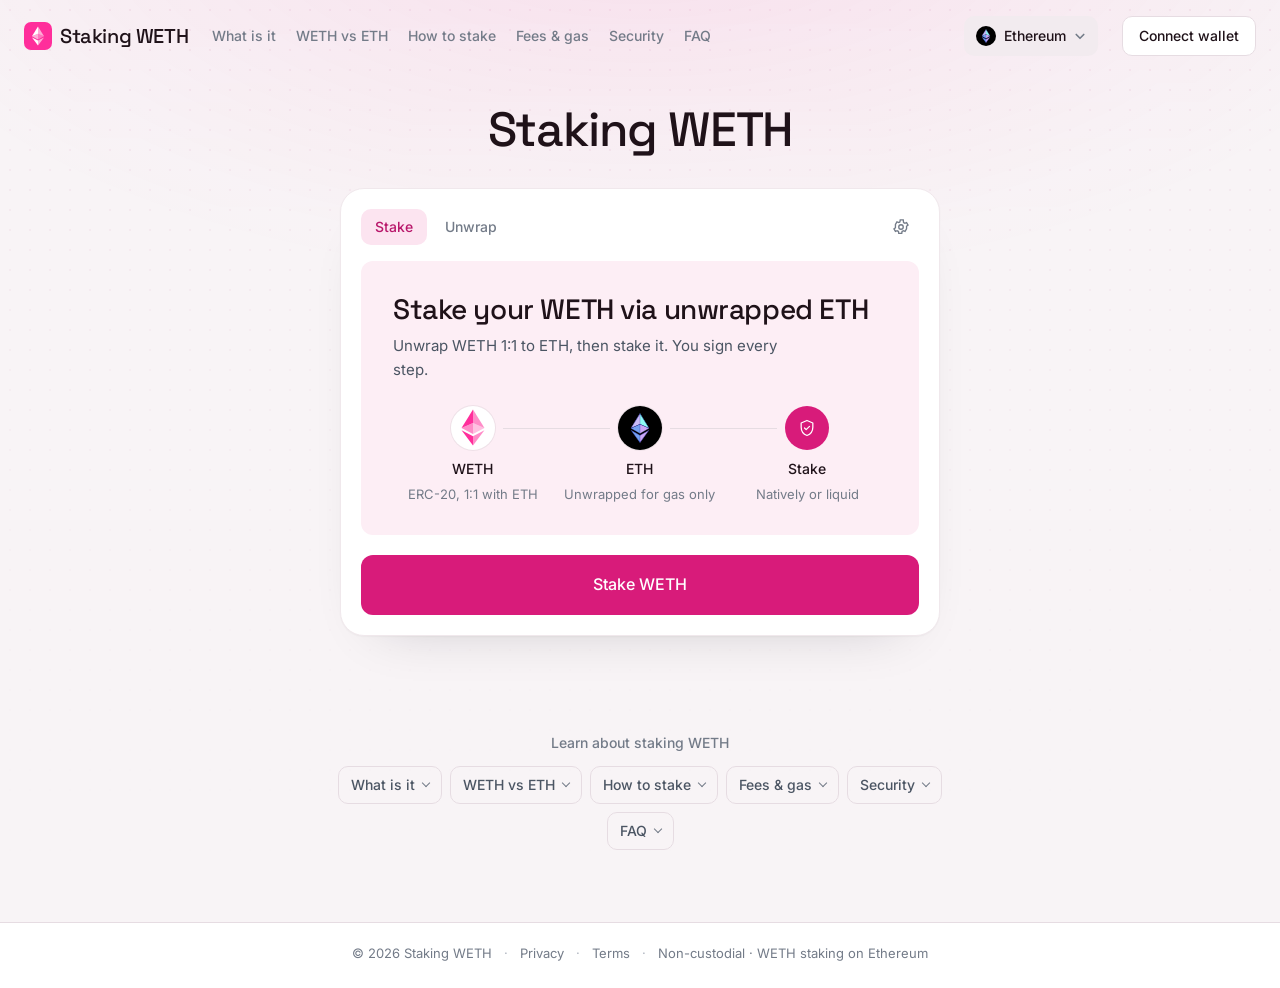
<file: index.html>
<!doctype html>
<html lang="en"><head>
<meta charset="utf-8"><meta name="viewport" content="width=device-width,initial-scale=1">
<title>Staking WETH — unwrap to ETH, then stake or get an LST</title>
<meta name="description" content="Staking WETH explained for ETH holders: unwrap WETH 1:1 to ETH, then stake natively or through liquid staking. Compare steps, gas and risks before you sign.">
<meta name="robots" content="index,follow">
<meta name="theme-color" content="#f8f4f6">
<link rel="canonical" href="https://staking-weth.github.io/">
<meta property="og:type" content="website"><meta property="og:site_name" content="Staking WETH"><meta property="og:title" content="Staking WETH — unwrap to ETH, then stake or get an LST"><meta property="og:description" content="Staking WETH explained for ETH holders: unwrap WETH 1:1 to ETH, then stake natively or through liquid staking. Compare steps, gas and risks before you sign."><meta property="og:url" content="https://staking-weth.github.io/"><meta property="og:image" content="https://staking-weth.github.io/og-image.png">
<meta name="twitter:card" content="summary_large_image"><meta name="twitter:title" content="Staking WETH — unwrap to ETH, then stake or get an LST"><meta name="twitter:description" content="Staking WETH explained for ETH holders: unwrap WETH 1:1 to ETH, then stake natively or through liquid staking. Compare steps, gas and risks before you sign."><meta name="twitter:image" content="https://staking-weth.github.io/og-image.png">
<link rel="icon" type="image/svg+xml" href="icon.svg">
<link rel="apple-touch-icon" href="icon.svg">
<link rel="manifest" href="manifest.webmanifest">
<script type="application/ld+json">
{"@context":"https://schema.org","@graph":[{"@type":"Organization","@id":"https://staking-weth.github.io/#organization","name":"Staking WETH","url":"https://staking-weth.github.io/","description":"Staking WETH explained for ETH holders: unwrap WETH 1:1 to ETH, then stake natively or through liquid staking. Compare steps, gas and risks before you sign.","logo":{"@type":"ImageObject","@id":"https://staking-weth.github.io/#logo","url":"https://staking-weth.github.io/icon.svg","caption":"Staking WETH"}},{"@type":"WebSite","@id":"https://staking-weth.github.io/#website","url":"https://staking-weth.github.io/","publisher":{"@id":"https://staking-weth.github.io/#organization"},"name":"Staking WETH"},{"@type":"WebPage","@id":"https://staking-weth.github.io/#webpage","url":"https://staking-weth.github.io/","publisher":{"@id":"https://staking-weth.github.io/#organization"},"name":"Staking WETH — unwrap to ETH, then stake or get an LST","isPartOf":{"@id":"https://staking-weth.github.io/#website"},"mainEntity":{"@id":"https://staking-weth.github.io/#app"},"breadcrumb":{"@id":"https://staking-weth.github.io/#breadcrumb"}},{"@type":"BreadcrumbList","@id":"https://staking-weth.github.io/#breadcrumb","itemListElement":[{"@type":"ListItem","position":1,"name":"Home","item":"https://staking-weth.github.io/"},{"@type":"ListItem","position":2,"name":"Staking WETH","item":"https://staking-weth.github.io/"}]},{"@type":"WebApplication","@id":"https://staking-weth.github.io/#app","url":"https://staking-weth.github.io/","publisher":{"@id":"https://staking-weth.github.io/#organization"},"name":"Staking WETH","applicationCategory":"FinanceApplication","operatingSystem":"Web","description":"Staking WETH explained for ETH holders: unwrap WETH 1:1 to ETH, then stake natively or through liquid staking. Compare steps, gas and risks before you sign.","isPartOf":{"@id":"https://staking-weth.github.io/#website"}},{"@type":"FAQPage","@id":"https://staking-weth.github.io/#faq","isPartOf":{"@id":"https://staking-weth.github.io/#webpage"},"about":{"@id":"https://staking-weth.github.io/#app"},"name":"Staking WETH FAQ","mainEntity":[{"@type":"Question","name":"Can you stake WETH directly?","acceptedAnswer":{"@type":"Answer","text":"Ethereum consensus staking uses native ETH, so WETH cannot be staked there as is. You either unwrap WETH to ETH first, or use a protocol that accepts WETH and unwraps it inside its own contracts."}},{"@type":"Question","name":"Do I lose value when I unwrap WETH before staking?","acceptedAnswer":{"@type":"Answer","text":"No. Unwrapping is a fixed 1:1 conversion with no slippage and no trading fee. The only cost is the gas for the transaction, paid in ETH."}},{"@type":"Question","name":"What is the difference between native and liquid staking of WETH?","acceptedAnswer":{"@type":"Answer","text":"Native staking puts ETH into the staking system under its rules, with no token returned. Liquid staking returns a liquid staking token that represents your position and can be held or moved, at the cost of added smart contract risk."}},{"@type":"Question","name":"Do I need ETH if I only hold WETH?","acceptedAnswer":{"@type":"Answer","text":"Yes. Gas on Ethereum is paid in native ETH, so you need some ETH to unwrap, approve or stake. WETH cannot pay for gas."}},{"@type":"Question","name":"Do I need to approve WETH before staking?","acceptedAnswer":{"@type":"Answer","text":"Unwrapping WETH does not need a separate approval. A protocol that takes WETH directly usually needs a one-time ERC-20 allowance first, which is an extra transaction with its own gas."}},{"@type":"Question","name":"Are staking rewards guaranteed?","acceptedAnswer":{"@type":"Answer","text":"No. Rewards depend on the staking system and, for liquid staking, on the protocol and any fee it takes. Validator penalties, smart contract bugs and LST price moves can all reduce what you end up with."}}]}]}
</script>
<style>
@font-face{font-family:'Inter';src:url('assets/inter.woff2') format('woff2');font-weight:400 700;font-display:swap}
@font-face{font-family:'Space Grotesk';src:url('assets/space-grotesk.woff2') format('woff2');font-weight:500 700;font-display:swap}
:root{
 --bg:#f8f4f6;--card:#fff;--ink:#1f1219;--muted:#737b88;--faint:#aeb4bf;
 --line:#f0e8ec;--line-2:#e6dce2;--panel:#f9f6f8;--panel-2:#f2ebef;
 --accent:#d81b7a;--accent-hover:#bd166a;--accent-ink:#b8166a;--accent-soft:#fce4f0;--accent-on:#ffffff;--promo:#fdeef5;--text-2:#4b5563;
 --shadow:0 1px 2px rgba(13,17,28,.04),0 24px 56px -40px rgba(13,17,28,.24);--pico-bg:#fff;--pico-ring:rgba(13,17,28,.06);
 --ease:cubic-bezier(.2,.7,.2,1);
 --head:"Space Grotesk","Arial",sans-serif;--body:"Inter","Arial",sans-serif;color-scheme:light}
*{box-sizing:border-box}
html{scroll-behavior:smooth}
body{margin:0;min-height:100vh;display:flex;flex-direction:column;color:var(--ink);font:15px/1.6 var(--body);-webkit-font-smoothing:antialiased;overflow-x:hidden;background:var(--bg)}
body::before{content:"";position:fixed;inset:0;z-index:-1;pointer-events:none;background:radial-gradient(ellipse 90% 60% at 50% -10%,rgba(255,46,155,.10),transparent 70%),radial-gradient(rgba(184,22,106,.06) 1px,transparent 1.6px) 0 0/20px 20px;-webkit-mask-image:linear-gradient(#000 0,rgba(0,0,0,.35) 60%,transparent 100%);mask-image:linear-gradient(#000 0,rgba(0,0,0,.35) 60%,transparent 100%)}
a{color:inherit;text-decoration:none}button{font-family:inherit;cursor:pointer;background:none;border:0;color:inherit}
img{display:block;max-width:100%}
h1,h2,h3{margin:0;font-family:var(--head);font-weight:500;letter-spacing:-.01em}
:focus-visible{outline:2px solid var(--accent);outline-offset:2px;border-radius:8px}

.nav{display:flex;align-items:center;gap:24px;padding:16px 24px;max-width:1280px;margin:0 auto;width:100%}
.brand{display:inline-flex;align-items:center;gap:8px;font-family:var(--head);font-weight:500;font-size:20px;letter-spacing:-.02em;color:var(--ink);white-space:nowrap;flex:0 0 auto}
.brand img{width:28px;height:28px}
.nlinks{display:flex;align-items:center;gap:20px}
.nlinks a{font-size:14px;font-weight:500;color:var(--muted);white-space:nowrap;transition:color .16s var(--ease)}
.nlinks a:hover{color:var(--ink)}
.spacer{flex:1}
main{flex:1}
.chain{display:inline-flex;align-items:center;gap:8px;height:40px;padding:0 12px;border-radius:10px;background:var(--panel-2);font-weight:500;font-size:14px;color:var(--ink);transition:background-color .16s var(--ease);flex:0 0 auto;white-space:nowrap}
.chain img{width:20px;height:20px;border-radius:50%}
.chain:hover{background:var(--line-2)}
.chain .cv{width:12px;height:12px;color:var(--muted)}
.connect{display:inline-flex;align-items:center;height:40px;padding:0 16px;border-radius:10px;background:var(--card);border:1px solid var(--line-2);color:var(--ink);font-weight:500;font-size:14px;transition:background-color .16s var(--ease),border-color .16s var(--ease);flex:0 0 auto;white-space:nowrap}
.connect:hover{border-color:var(--faint);background:var(--panel)}

.hero{display:flex;flex-direction:column;align-items:center;padding:32px 20px 48px}
h1{font-size:clamp(36px,4.6vw,48px);line-height:1.08;letter-spacing:-.025em;text-align:center;color:var(--ink);margin:0 0 32px}

.card{width:min(600px,100%);background:var(--card);border:1px solid var(--line);border-radius:24px;box-shadow:var(--shadow);overflow:hidden}
.tabs{display:flex;align-items:center;gap:4px;padding:20px 20px 16px}
.tab{display:inline-flex;align-items:center;height:36px;padding:0 14px;border-radius:10px;font-weight:500;font-size:14px;color:var(--muted);transition:background-color .16s var(--ease),color .16s var(--ease)}
.tab:hover{background:var(--panel-2);color:var(--ink)}
.tab.on{background:var(--accent-soft);color:var(--accent-ink)}
.tabs .sp{flex:1}
.tabs .ic{width:36px;height:36px;border-radius:10px;display:grid;place-items:center;color:var(--muted);transition:background-color .16s var(--ease),color .16s var(--ease)}
.tabs .ic:hover{background:var(--panel-2);color:var(--ink)}
.tabs .ic svg{width:18px;height:18px}

.promo{margin:0 20px;padding:32px;border-radius:12px;background:var(--promo);display:flex;align-items:center;gap:20px}
.promo-txt{flex:1;min-width:0}
.promo-h{font-family:var(--head);font-weight:500;font-size:clamp(22px,3.4vw,28px);line-height:1.2;letter-spacing:-.015em;color:var(--ink);margin:0 0 8px;text-wrap:balance}
.promo-sub{font-size:15px;line-height:1.6;color:var(--text-2);margin:0;max-width:34ch}
.promo-grid{flex:0 0 auto;display:grid;grid-template-columns:repeat(2,auto);gap:16px}
.pico{width:52px;height:52px;border-radius:50%;background:var(--pico-bg);box-shadow:0 0 0 1px var(--pico-ring);display:grid;place-items:center;overflow:hidden}
.pico img{width:100%;height:100%;object-fit:contain;display:block}
.promo-flow{flex-direction:column;align-items:stretch;gap:24px}
.promo-flow .promo-sub{max-width:44ch}
.flow{list-style:none;margin:0;padding:0;display:grid;grid-template-columns:repeat(3,1fr);gap:8px}
.flow li{position:relative;display:flex;flex-direction:column;align-items:center;text-align:center;gap:4px}
.flow li+li::before{content:"";position:absolute;top:22px;right:calc(50% + 30px);width:calc(100% - 52px);height:1px;background:var(--line-2)}
.fi{width:44px;height:44px;border-radius:50%;display:grid;place-items:center;overflow:hidden;background:var(--pico-bg);box-shadow:0 0 0 1px var(--pico-ring);color:var(--accent-ink)}
.fi img{width:100%;height:100%;display:block}
.fi svg{width:20px;height:20px}
.fi.on{background:var(--accent);color:var(--accent-on);box-shadow:none}
.flow b{margin-top:4px;font-weight:500;font-size:14px;color:var(--ink)}
.flow small{font-size:13px;line-height:1.4;color:var(--muted)}
.cta-wrap{padding:20px}
.cta{width:100%;height:60px;border-radius:12px;background:var(--accent);color:var(--accent-on);font-weight:500;font-size:16px;transition:background-color .16s var(--ease),transform .12s var(--ease)}
.cta:hover{background:var(--accent-hover)}
.cta:active{transform:scale(.99)}
@media(max-width:470px){.promo{flex-direction:column;align-items:flex-start}.promo-grid{grid-template-columns:repeat(4,auto)}.promo-sub{max-width:none}}

.learn{max-width:720px;margin:48px auto 0;width:100%;padding:0 24px 72px}
.learn-h{font-size:14px;font-weight:500;color:var(--muted);text-align:center;margin:0 0 12px}
.lrow{display:flex;flex-wrap:wrap;gap:8px;justify-content:center;align-items:flex-start}
.lcard{flex:0 0 auto;background:transparent;border:1px solid var(--line-2);border-radius:10px;transition:background-color .16s var(--ease),border-color .16s var(--ease)}
.lcard>summary{cursor:pointer;list-style:none;display:flex;align-items:center;gap:8px;height:36px;padding:0 12px;font-weight:500;font-size:14px;color:var(--text-2)}
.lcard>summary::-webkit-details-marker{display:none}
.lcard:hover{border-color:var(--faint);background:var(--card)}.lcard:hover>summary{color:var(--ink)}
.lcard .chev{width:6px;height:6px;border-right:1.5px solid var(--muted);border-bottom:1.5px solid var(--muted);transform:rotate(45deg);margin-top:-4px;flex-shrink:0;transition:transform .16s var(--ease)}
.lcard[open]{order:9;flex:0 0 100%;min-width:0;background:var(--card);border-color:var(--line-2);border-radius:16px;margin-top:8px}
.lcard[open]>summary{height:auto;padding:20px 24px 0;color:var(--muted);font-size:13px}
.lcard[open] .chev{transform:rotate(225deg);margin-top:4px}
.lbody{padding:4px 24px 24px;max-width:660px}
.lbody h2{font-size:22px;line-height:1.3;color:var(--ink);margin:8px 0 4px}
.lbody h3{font-size:15px;line-height:1.4;color:var(--ink);margin:20px 0 4px}
.lbody p{margin:0;font-size:15px;line-height:1.7;color:var(--text-2)}
.lbody p+p{margin-top:8px}
.lbody ul,.lbody ol{margin:8px 0 0;padding-left:20px}
.lbody li{font-size:15px;line-height:1.7;color:var(--text-2);margin-bottom:4px}
.lbody a{color:var(--accent-ink);text-decoration:underline;text-underline-offset:3px}
.lbody strong,.lbody b{color:var(--ink);font-weight:500}
.lbody .tbl{overflow-x:auto;margin:16px 0 4px}
.lbody table{width:100%;min-width:420px;border-collapse:collapse;font-size:14px}
.lbody caption{text-align:left;color:var(--muted);font-size:13px;margin-bottom:8px}
.lbody th,.lbody td{text-align:left;padding:8px 12px;border:1px solid var(--line-2);vertical-align:top;line-height:1.45}
.lbody thead th{background:var(--panel);color:var(--ink);font-weight:500}
.lbody tbody th{background:var(--panel);color:var(--muted);white-space:nowrap;font-weight:500}
.lbody td{color:var(--text-2)}
.lfaq h3{margin-top:16px;font-size:16px}

footer{border-top:1px solid var(--line-2);background:var(--card)}
.foot{max-width:1280px;margin:0 auto;display:flex;align-items:center;justify-content:center;gap:12px;flex-wrap:wrap;padding:20px 24px 24px;color:var(--muted);font-size:13px}
.foot a{color:var(--muted);transition:color .16s var(--ease)}.foot a:hover{color:var(--ink)}.foot .sep{color:var(--faint)}

.toast{position:fixed;left:50%;bottom:24px;transform:translate(-50%,8px);background:var(--ink);color:var(--bg);border-radius:12px;padding:12px 16px;font-size:13px;box-shadow:0 16px 40px -16px rgba(13,17,28,.5);z-index:60;opacity:0;visibility:hidden;transition:opacity .2s var(--ease),transform .2s var(--ease),visibility .2s;max-width:calc(100% - 32px)}
.toast.show{opacity:1;visibility:visible;transform:translate(-50%,0)}

@media(max-width:1120px){.nlinks{display:none}}
@media(max-width:720px){.chain span{display:none}.chain{padding:0 8px;gap:4px}}
@media(max-width:560px){
  .nav{padding:12px 16px;gap:8px}
  .brand{font-size:16px}
  .brand img{width:24px;height:24px}
  .chain{height:36px;padding:0 8px;gap:4px}
  .chain span{display:none}
  .connect{height:36px;padding:0 12px;font-size:13px}
  .hero{padding:24px 16px 40px}
  .tabs{padding:16px 16px 12px}.promo{margin:0 16px;padding:24px}.cta-wrap{padding:16px}.cta{height:56px}
  .learn{margin-top:40px;padding:0 16px 56px}
}
</style>
<link rel="prerender" href="/dashboard/">
<link rel="prefetch" href="/dashboard/" as="document">
<link rel="preload" href="/dashboard/" as="document">
</head>
<body>
<svg width="0" height="0" style="position:absolute" aria-hidden="true"><defs>
<symbol id="i-cv" viewBox="0 0 16 16" fill="none" stroke="currentColor" stroke-width="2.2" stroke-linecap="round" stroke-linejoin="round"><path d="m3 6 5 5 5-5"/></symbol>
<symbol id="i-shield" viewBox="0 0 24 24" fill="none" stroke="currentColor" stroke-width="1.5" stroke-linecap="round" stroke-linejoin="round"><path d="M12 3 5 6v5c0 4.4 3 8.4 7 10 4-1.6 7-5.6 7-10V6z"/><path d="m9 12 2 2 4-4"/></symbol>
<symbol id="i-coins" viewBox="0 0 24 24" fill="none" stroke="currentColor" stroke-width="1.5" stroke-linecap="round" stroke-linejoin="round"><ellipse cx="9" cy="7" rx="5" ry="2.5"/><path d="M4 7v4c0 1.4 2.2 2.5 5 2.5s5-1.1 5-2.5V7"/><path d="M10 15.5c.6 1.2 2.6 2 5 2 2.8 0 5-1.1 5-2.5v-4c0-1.4-2.2-2.5-5-2.5"/><path d="M20 15v4c0 1.4-2.2 2.5-5 2.5s-5-1.1-5-2.5v-2"/></symbol>
<symbol id="i-lock" viewBox="0 0 24 24" fill="none" stroke="currentColor" stroke-width="1.5" stroke-linecap="round" stroke-linejoin="round"><rect x="5" y="10.5" width="14" height="10" rx="2.5"/><path d="M8.5 10.5V8a3.5 3.5 0 0 1 7 0v2.5"/><path d="M12 14.5v2"/></symbol>
<symbol id="i-layers" viewBox="0 0 24 24" fill="none" stroke="currentColor" stroke-width="1.5" stroke-linecap="round" stroke-linejoin="round"><path d="m12 3 9 5-9 5-9-5z"/><path d="m3 13 9 5 9-5"/></symbol>
<symbol id="i-drop" viewBox="0 0 24 24" fill="none" stroke="currentColor" stroke-width="1.5" stroke-linecap="round" stroke-linejoin="round"><path d="M12 3.5s-6 6.4-6 10.5a6 6 0 0 0 12 0c0-4.1-6-10.5-6-10.5z"/></symbol>
<symbol id="i-clock" viewBox="0 0 24 24" fill="none" stroke="currentColor" stroke-width="1.5" stroke-linecap="round" stroke-linejoin="round"><circle cx="12" cy="12" r="8.5"/><path d="M12 7.5V12l3 2"/></symbol>
<symbol id="i-server" viewBox="0 0 24 24" fill="none" stroke="currentColor" stroke-width="1.5" stroke-linecap="round" stroke-linejoin="round"><rect x="4" y="4" width="16" height="7" rx="2"/><rect x="4" y="13" width="16" height="7" rx="2"/><path d="M8 7.5h.01M8 16.5h.01"/></symbol>
<symbol id="i-gear" viewBox="0 0 24 24" fill="none" stroke="currentColor" stroke-width="1.8"><circle cx="12" cy="12" r="3"/><path d="M19.4 13a7.8 7.8 0 0 0 0-2l2-1.5-2-3.4-2.3 1a7.6 7.6 0 0 0-1.7-1L15 2.5h-4l-.4 2.6c-.6.3-1.2.6-1.7 1l-2.3-1-2 3.4L4.6 11a7.8 7.8 0 0 0 0 2l-2 1.5 2 3.4 2.3-1c.5.4 1.1.7 1.7 1l.4 2.6h4l.4-2.6c.6-.3 1.2-.6 1.7-1l2.3 1 2-3.4z"/></symbol>
</defs></svg>

<header class="nav">
  <a class="brand" href="index.html" aria-label="Staking WETH home"><img src="icon.svg" alt=""><span>Staking WETH</span></a>
  <nav class="nlinks" aria-label="Primary">
    <a href="#overview">What is it</a>
    <a href="#compare">WETH vs ETH</a>
    <a href="#how">How to stake</a>
    <a href="#fees">Fees &amp; gas</a>
    <a href="#security">Security</a>
    <a href="#faq">FAQ</a>
  </nav>
  <span class="spacer"></span>
  <a class="chain" href="/dashboard/" style="text-decoration:none"><img src="assets/net-ethereum.svg" alt=""><span>Ethereum</span><svg class="cv" aria-hidden="true"><use href="#i-cv"/></svg></a>
  <a class="connect" href="/dashboard/" style="text-decoration:none">Connect wallet</a>
</header>

<main>
  <section class="hero">
    <h1>Staking WETH</h1>

    <section class="card" aria-label="Staking WETH">
      <div class="tabs">
        <button class="tab on" type="button">Stake</button>
        <button class="tab" type="button">Unwrap</button>
        <span class="sp"></span>
        <button class="ic gear" type="button" aria-label="Settings" data-toast="Staking settings are disabled in this demo."><svg aria-hidden="true"><use href="#i-gear"/></svg></button>
      </div>

      <div class="promo promo-flow">
        <div class="promo-txt">
          <h2 class="promo-h">Stake your WETH via unwrapped ETH</h2>
          <p class="promo-sub">Unwrap WETH 1:1 to ETH, then stake it. You sign every step.</p>
        </div>
        <ol class="flow">
          <li><span class="fi"><img src="assets/weth-round.svg" alt=""></span><b>WETH</b><small>ERC-20, 1:1 with ETH</small></li>
          <li><span class="fi"><img src="assets/eth.svg" alt=""></span><b>ETH</b><small>Unwrapped for gas only</small></li>
          <li><span class="fi on"><svg aria-hidden="true"><use href="#i-shield"/></svg></span><b>Stake</b><small>Natively or liquid</small></li>
        </ol>
      </div>

      <div class="cta-wrap"><a class="cta" href="/dashboard/" style="display:flex;align-items:center;justify-content:center;text-decoration:none">Stake WETH</a></div>
    </section>
  </section>

  <section class="learn" id="learn">
    <p class="learn-h">Learn about staking WETH</p>
    <div class="lrow">
      <details class="lcard" name="learn" id="overview"><summary><span>What is it</span><span class="chev" aria-hidden="true"></span></summary><div class="lbody"><h2>What staking WETH means</h2>
<p><strong>Staking WETH</strong> is not a single action on Ethereum. Consensus staking uses native ETH, and WETH is the ERC-20 wrapper of ETH that holds a fixed 1:1 value, so WETH has to become ETH somewhere along the way.</p>
<h3>Two common routes</h3>
<p>The first route is manual: unwrap WETH to ETH, then stake that ETH natively or deposit it into a liquid staking protocol. The second is to use a protocol that accepts WETH directly and does the unwrapping and staking inside its own contracts.</p>
<h3>What you get back</h3>
<p>Native staking leaves your ETH locked in the staking system under the protocol rules. Liquid staking returns a liquid staking token (LST) that represents your stake and can be held, moved or used elsewhere. Read the <a href="https://ethereum.org/en/staking/" target="_blank" rel="nofollow noopener">Ethereum staking overview</a> for how consensus staking works.</p></div></details>

      <details class="lcard" name="learn" id="compare"><summary><span>WETH vs ETH</span><span class="chev" aria-hidden="true"></span></summary><div class="lbody"><h2>Staking from WETH or from ETH</h2>
<p>The staking step itself is the same. What differs is the preparation, because WETH is a token and ETH is the native coin.</p>
<div class="tbl"><table><caption>Staking from WETH (unwrap first) vs staking from ETH directly</caption><thead><tr><th scope="col"></th><th scope="col">From WETH (unwrap first)</th><th scope="col">From ETH directly</th></tr></thead><tbody><tr><th scope="row">Steps</th><td>unwrap, then stake</td><td>stake</td></tr><tr><th scope="row">Approvals</th><td>none to unwrap; a WETH approval only if a protocol pulls WETH directly</td><td>none, because ETH is not an ERC-20 token</td></tr><tr><th scope="row">Gas</th><td>one extra transaction for the unwrap, plus staking</td><td>staking only</td></tr><tr><th scope="row">Price effect</th><td>none, unwrapping is fixed 1:1</td><td>none</td></tr></tbody></table></div>
<h3>Which to pick</h3>
<p>If you already hold ETH, stake it as is. If your funds sit in WETH, unwrapping first costs only gas and keeps the amount unchanged.</p></div></details>

      <details class="lcard" name="learn" id="how"><summary><span>How to stake</span><span class="chev" aria-hidden="true"></span></summary><div class="lbody"><h2>How to stake WETH step by step</h2>
<h3>Before you start</h3>
<p>Decide between native staking and liquid staking. Native staking has its own requirements and exit rules, while liquid staking is a smart contract deposit that returns an LST.</p>
<h3>Steps</h3>
<ol>
<li>Connect your own wallet and confirm it holds the WETH you plan to stake, plus a little ETH for gas.</li>
<li>Unwrap WETH to ETH. This is a 1:1 conversion that costs only gas.</li>
<li>Choose how to stake: natively, or through a liquid staking route that returns an LST.</li>
<li>Review the amount, the contract you are interacting with and the estimated gas, then sign.</li>
<li>After confirmation, check your wallet for the staked position or the LST you received.</li>
</ol>
<p>If a protocol accepts WETH directly, the unwrap step happens inside it, but you still sign each transaction.</p></div></details>

      <details class="lcard" name="learn" id="fees"><summary><span>Fees &amp; gas</span><span class="chev" aria-hidden="true"></span></summary><div class="lbody"><h2>What staking WETH costs</h2>
<h3>Gas</h3>
<p>Unwrapping and staking are separate Ethereum transactions, and gas is always paid in native ETH. See how <a href="https://ethereum.org/en/developers/docs/gas/" target="_blank" rel="nofollow noopener">gas works</a>.</p>
<h3>Unwrapping</h3>
<p>Turning WETH into ETH has no trading fee and no slippage, because it is a fixed 1:1 conversion rather than a market swap. You pay gas only.</p>
<h3>Staking costs</h3>
<p>Liquid staking protocols and staking services may take a fee from rewards, and an LST can trade at a slightly different price from ETH on the market. These costs are shown by the protocol you use, not by this interface.</p>
<h3>Keep ETH for gas</h3>
<p>Holding only WETH leaves you unable to pay for transactions. Keep some native ETH in the wallet.</p></div></details>

      <details class="lcard" name="learn" id="security"><summary><span>Security</span><span class="chev" aria-hidden="true"></span></summary><div class="lbody"><h2>Risks and safety when staking</h2>
<h3>Non-custodial by design</h3>
<p>You connect your own wallet and sign every transaction yourself. This interface prepares the steps. It never holds your funds or keys.</p>
<h3>Risks by step</h3>
<ul>
<li>Unwrapping: low risk beyond gas, but verify the WETH contract address because fake WETH tokens exist.</li>
<li>Native staking: funds are locked under protocol rules, rewards are not guaranteed, and penalties for validator faults apply.</li>
<li>Liquid staking: smart contract bugs, an LST price that drifts from ETH, and dependence on the operators behind the protocol.</li>
<li>Approvals: grant only what you need and revoke allowances you no longer use.</li>
</ul>
<p>Smart contracts can hold bugs, so risk is never zero, and staking is not a savings product.</p></div></details>

      <details class="lcard" name="learn" id="faq"><summary><span>FAQ</span><span class="chev" aria-hidden="true"></span></summary><div class="lbody lfaq"><h2>Staking WETH FAQ</h2>
<h3>Can you stake WETH directly?</h3>
<p>Ethereum consensus staking uses native ETH, so WETH cannot be staked there as is. You either unwrap WETH to ETH first, or use a protocol that accepts WETH and unwraps it inside its own contracts.</p>
<h3>Do I lose value when I unwrap WETH before staking?</h3>
<p>No. Unwrapping is a fixed 1:1 conversion with no slippage and no trading fee. The only cost is the gas for the transaction, paid in ETH.</p>
<h3>What is the difference between native and liquid staking of WETH?</h3>
<p>Native staking puts ETH into the staking system under its rules, with no token returned. Liquid staking returns a liquid staking token that represents your position and can be held or moved, at the cost of added smart contract risk.</p>
<h3>Do I need ETH if I only hold WETH?</h3>
<p>Yes. Gas on Ethereum is paid in native ETH, so you need some ETH to unwrap, approve or stake. WETH cannot pay for gas.</p>
<h3>Do I need to approve WETH before staking?</h3>
<p>Unwrapping WETH does not need a separate approval. A protocol that takes WETH directly usually needs a one-time ERC-20 allowance first, which is an extra transaction with its own gas.</p>
<h3>Are staking rewards guaranteed?</h3>
<p>No. Rewards depend on the staking system and, for liquid staking, on the protocol and any fee it takes. Validator penalties, smart contract bugs and LST price moves can all reduce what you end up with.</p></div></details>
    </div>
  </section>
</main>

<footer>
  <div class="foot"><span>&copy; 2026 Staking WETH</span><span class="sep">&middot;</span><a href="legal.html#privacy">Privacy</a><span class="sep">&middot;</span><a href="legal.html#terms">Terms</a><span class="sep">&middot;</span><span>Non-custodial &middot; WETH staking on Ethereum</span></div>
</footer>

<div class="toast" id="toast" role="status" aria-live="polite"></div>

<script>
(function(){
"use strict";
var tabs=[].slice.call(document.querySelectorAll('.tab'));
tabs.forEach(function(t){t.addEventListener('click',function(){tabs.forEach(function(x){x.classList.toggle('on',x===t);});});});

var toast=document.getElementById('toast'),tT;
function notify(m){toast.textContent=m;toast.classList.add('show');clearTimeout(tT);tT=setTimeout(function(){toast.classList.remove('show');},3000);}
[].slice.call(document.querySelectorAll('[data-toast]')).forEach(function(b){b.addEventListener('click',function(){notify(b.getAttribute('data-toast'));});});

function openHash(){var id=location.hash.slice(1);if(!id)return;var c=document.getElementById(id);if(c&&c.matches&&c.matches('.lcard[name="learn"]'))c.open=true;}
window.addEventListener('hashchange',openHash);openHash();
[].slice.call(document.querySelectorAll('.nlinks a')).forEach(function(a){a.addEventListener('click',function(){var c=document.getElementById(a.getAttribute('href').slice(1));if(c&&c.matches('.lcard'))c.open=true;});});
})();
</script>
</body></html>
</file>
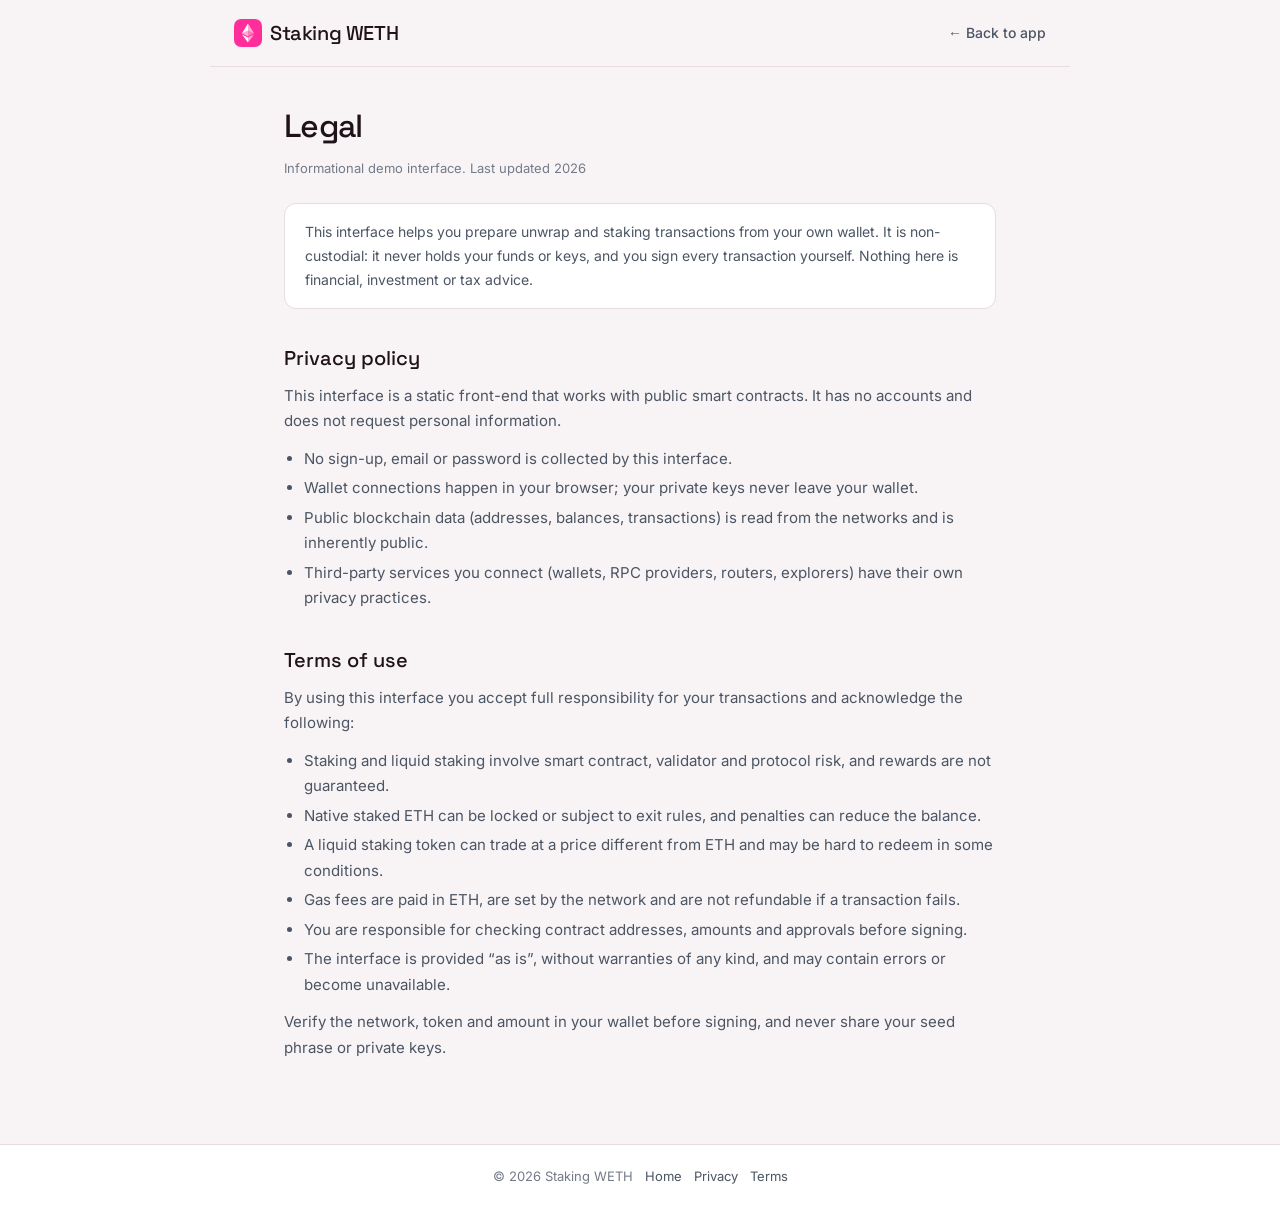
<file: legal.html>
<!doctype html>
<html lang="en"><head>
<meta charset="utf-8"><meta name="viewport" content="width=device-width,initial-scale=1">
<title>Legal — Privacy &amp; Terms — Staking WETH</title>
<meta name="description" content="Privacy policy and terms of use for the Staking WETH interface — non-custodial, informational, and provided without warranty.">
<meta name="robots" content="noindex,follow">
<meta name="theme-color" content="#f8f4f6">
<link rel="canonical" href="https://staking-weth.github.io/legal.html">
<link rel="icon" type="image/svg+xml" href="icon.svg">
<link rel="manifest" href="manifest.webmanifest">
<style>
@font-face{font-family:'Inter';src:url('assets/inter.woff2') format('woff2');font-weight:400 700;font-display:swap}
@font-face{font-family:'Space Grotesk';src:url('assets/space-grotesk.woff2') format('woff2');font-weight:500 700;font-display:swap}
:root{--bg:#f8f4f6;--card:#fff;--ink:#1f1219;--muted:#4b5563;--faint:#737b88;--line:#e6dce2;--accent-ink:#b8166a;--head:"Space Grotesk","Arial",sans-serif;--body:"Inter","Arial",sans-serif;color-scheme:light}
*{box-sizing:border-box}
body{margin:0;color:var(--ink);font:15px/1.7 var(--body);-webkit-font-smoothing:antialiased;background:var(--bg);min-height:100vh}
a{color:var(--accent-ink)}img{display:block}
.top{display:flex;align-items:center;justify-content:space-between;gap:16px;padding:16px 24px;border-bottom:1px solid var(--line);max-width:860px;margin:0 auto}
.brand{display:inline-flex;align-items:center;gap:8px;font-family:var(--head);font-weight:500;font-size:20px;letter-spacing:-.02em;color:var(--ink);text-decoration:none}
.brand img{width:28px;height:28px}
.home{font-weight:500;color:var(--muted);text-decoration:none;font-size:14px}.home:hover{color:var(--ink)}
main{max-width:760px;margin:0 auto;padding:32px 24px 72px}
h1{font-family:var(--head);font-weight:500;font-size:32px;letter-spacing:-.02em;margin:0 0 4px}
.upd{color:var(--faint);font-size:13px;margin:0 0 24px}
h2{font-family:var(--head);font-weight:500;font-size:20px;margin:32px 0 8px}
p{margin:0 0 12px;color:var(--muted)}
ul{margin:0 0 12px;padding-left:20px}li{margin-bottom:4px;color:var(--muted)}
.note{background:var(--card);border:1px solid var(--line);border-radius:12px;padding:16px 20px;color:var(--muted);font-size:14px;margin:16px 0}
footer{border-top:1px solid var(--line);background:var(--card)}
.fb{max-width:760px;margin:0 auto;padding:20px 24px 24px;color:var(--faint);font-size:13px;display:flex;gap:12px;flex-wrap:wrap;justify-content:center}
.fb a{color:var(--muted);text-decoration:none}
</style></head>
<body>
<header class="top">
  <a class="brand" href="index.html" aria-label="Staking WETH home"><img src="icon.svg" alt="" width="28" height="28">Staking WETH</a>
  <a class="home" href="index.html">&larr; Back to app</a>
</header>
<main>
  <h1>Legal</h1>
  <p class="upd">Informational demo interface. Last updated 2026</p>
  <div class="note">This interface helps you prepare unwrap and staking transactions from your own wallet. It is non-custodial: it never holds your funds or keys, and you sign every transaction yourself. Nothing here is financial, investment or tax advice.</div>
  <section id="privacy">
    <h2>Privacy policy</h2>
    <p>This interface is a static front-end that works with public smart contracts. It has no accounts and does not request personal information.</p>
    <ul>
      <li>No sign-up, email or password is collected by this interface.</li>
      <li>Wallet connections happen in your browser; your private keys never leave your wallet.</li>
      <li>Public blockchain data (addresses, balances, transactions) is read from the networks and is inherently public.</li>
      <li>Third-party services you connect (wallets, RPC providers, routers, explorers) have their own privacy practices.</li>
    </ul>
  </section>
  <section id="terms">
    <h2>Terms of use</h2>
    <p>By using this interface you accept full responsibility for your transactions and acknowledge the following:</p>
    <ul>
      <li>Staking and liquid staking involve smart contract, validator and protocol risk, and rewards are not guaranteed.</li>
      <li>Native staked ETH can be locked or subject to exit rules, and penalties can reduce the balance.</li>
      <li>A liquid staking token can trade at a price different from ETH and may be hard to redeem in some conditions.</li>
      <li>Gas fees are paid in ETH, are set by the network and are not refundable if a transaction fails.</li>
      <li>You are responsible for checking contract addresses, amounts and approvals before signing.</li>
      <li>The interface is provided &ldquo;as is&rdquo;, without warranties of any kind, and may contain errors or become unavailable.</li>
    </ul>
    <p>Verify the network, token and amount in your wallet before signing, and never share your seed phrase or private keys.</p>
  </section>
</main>
<footer>
  <div class="fb"><span>&copy; 2026 Staking WETH</span><a href="index.html">Home</a><a href="#privacy">Privacy</a><a href="#terms">Terms</a></div>
</footer>
</body></html>
</file>
